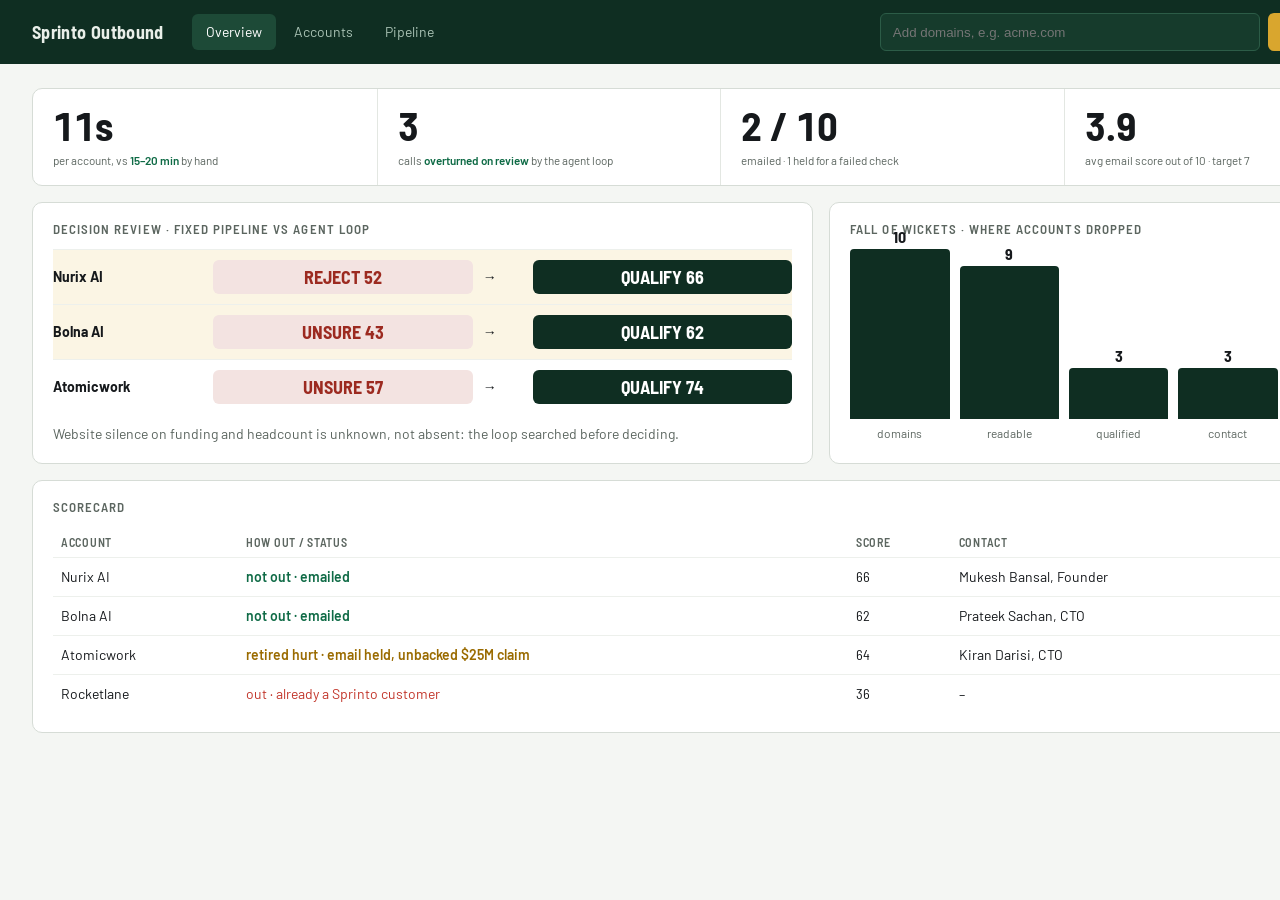
<file: .impeccable/mocks/decision/assigned.html>
<!doctype html><html><head><meta charset="utf-8">
<link href="https://fonts.googleapis.com/css2?family=Barlow:wght@400;500;600&family=Barlow+Semi+Condensed:wght@500;600;700&display=swap" rel="stylesheet">
<style>
*{box-sizing:border-box;margin:0}body{width:1440px;height:900px;overflow:hidden;background:#f4f6f3;color:#16191c;font:14px/1.45 Barlow,sans-serif}
.num,.cond{font-family:"Barlow Semi Condensed",sans-serif;font-variant-numeric:tabular-nums}
header{height:64px;background:#0f2e22;color:#e9efe9;display:flex;align-items:center;gap:28px;padding:0 32px}
header b{font:700 18px "Barlow Semi Condensed";letter-spacing:.02em}nav{display:flex;gap:4px}nav a{padding:8px 14px;border-radius:6px;color:#a9c2b4}nav a.on{background:#1d4a37;color:#fff}
.run{margin-left:auto;display:flex;gap:8px}.run input{width:380px;height:38px;border-radius:6px;border:1px solid #2c5c47;background:#163b2c;color:#fff;padding:0 12px}.run button{height:38px;padding:0 16px;border:0;border-radius:6px;background:#d9a62e;color:#16191c;font-weight:600}
main{padding:24px 32px;display:grid;gap:16px}
.proof{display:grid;grid-template-columns:repeat(4,1fr);border:1px solid #d6dcd6;background:#fff;border-radius:10px}
.proof div{padding:16px 20px;border-left:1px solid #e3e7e2}.proof div:first-child{border:0}
.proof .num{font-size:40px;font-weight:700;line-height:1}.proof small{display:block;color:#5c6660;margin-top:6px}.proof em{font-style:normal;color:#0f6b46;font-weight:600}
.row{display:grid;grid-template-columns:1.35fr 1fr;gap:16px}
.panel{background:#fff;border:1px solid #d6dcd6;border-radius:10px;padding:18px 20px}.panel h2{font:600 13px "Barlow Semi Condensed";letter-spacing:.08em;text-transform:uppercase;color:#5c6660;margin-bottom:12px}
.drs{display:grid;grid-template-columns:150px 1fr 40px 1fr;align-items:center;gap:10px;padding:10px 0;border-top:1px solid #edf0ec}
.call{font:700 18px "Barlow Semi Condensed";padding:6px 10px;border-radius:6px;text-align:center}.orig{background:#f3e3e1;color:#9c2a20}.rev{background:#0f2e22;color:#fff}
.lit{background:#fbf5e4}
.fow{display:flex;align-items:flex-end;gap:10px;height:170px}.fow div{flex:1;background:#0f2e22;border-radius:4px 4px 0 0;position:relative}.fow span{position:absolute;top:-22px;left:0;right:0;text-align:center;font:700 16px "Barlow Semi Condensed"}
.fowl{display:flex;gap:10px;margin-top:6px;color:#5c6660;font-size:12px}.fowl span{flex:1;text-align:center}
table{width:100%;border-collapse:collapse}th{font:600 12px "Barlow Semi Condensed";letter-spacing:.06em;text-transform:uppercase;color:#5c6660;text-align:left;padding:8px}td{padding:9px 8px;border-top:1px solid #edf0ec}
.out{color:#c2362b}.no{color:#0f6b46;font-weight:600}.held{color:#9a6b00;font-weight:600}
</style></head><body>
<header><b>Sprinto Outbound</b><nav><a class="on">Overview</a><a>Accounts</a><a>Pipeline</a></nav><div class="run"><input placeholder="Add domains, e.g. acme.com"><button>Research &amp; send</button></div></header>
<main>
<section class="proof">
<div><span class="num">11s</span><small>per account, vs <em>15–20 min</em> by hand</small></div>
<div><span class="num">3</span><small>calls <em>overturned on review</em> by the agent loop</small></div>
<div><span class="num">2 / 10</span><small>emailed · 1 held for a failed check</small></div>
<div><span class="num">3.9</span><small>avg email score out of 10 · target 7</small></div>
</section>
<div class="row">
<section class="panel"><h2>Decision review · fixed pipeline vs agent loop</h2>
<div class="drs lit"><b>Nurix AI</b><span class="call orig">REJECT 52</span><span class="cond">→</span><span class="call rev">QUALIFY 66</span></div>
<div class="drs lit"><b>Bolna AI</b><span class="call orig">UNSURE 43</span><span class="cond">→</span><span class="call rev">QUALIFY 62</span></div>
<div class="drs"><b>Atomicwork</b><span class="call orig">UNSURE 57</span><span class="cond">→</span><span class="call rev">QUALIFY 74</span></div>
<p style="color:#5c6660;margin-top:10px">Website silence on funding and headcount is unknown, not absent: the loop searched before deciding.</p></section>
<section class="panel"><h2>Fall of wickets · where accounts dropped</h2>
<div class="fow"><div style="height:100%"><span>10</span></div><div style="height:90%"><span>9</span></div><div style="height:30%"><span>3</span></div><div style="height:30%"><span>3</span></div><div style="height:20%"><span>2</span></div></div>
<div class="fowl"><span>domains</span><span>readable</span><span>qualified</span><span>contact</span><span>emailed</span></div></section>
</div>
<section class="panel"><h2>Scorecard</h2><table><tr><th>Account</th><th>How out / status</th><th>Score</th><th>Contact</th><th>Email</th></tr>
<tr><td>Nurix AI</td><td class="no">not out · emailed</td><td class="num">66</td><td>Mukesh Bansal, Founder</td><td class="num">3.7</td></tr>
<tr><td>Bolna AI</td><td class="no">not out · emailed</td><td class="num">62</td><td>Prateek Sachan, CTO</td><td class="num">4.0</td></tr>
<tr><td>Atomicwork</td><td class="held">retired hurt · email held, unbacked $25M claim</td><td class="num">64</td><td>Kiran Darisi, CTO</td><td>–</td></tr>
<tr><td>Rocketlane</td><td class="out">out · already a Sprinto customer</td><td class="num">36</td><td>–</td><td>–</td></tr>
</table></section>
</main></body></html>
</file>
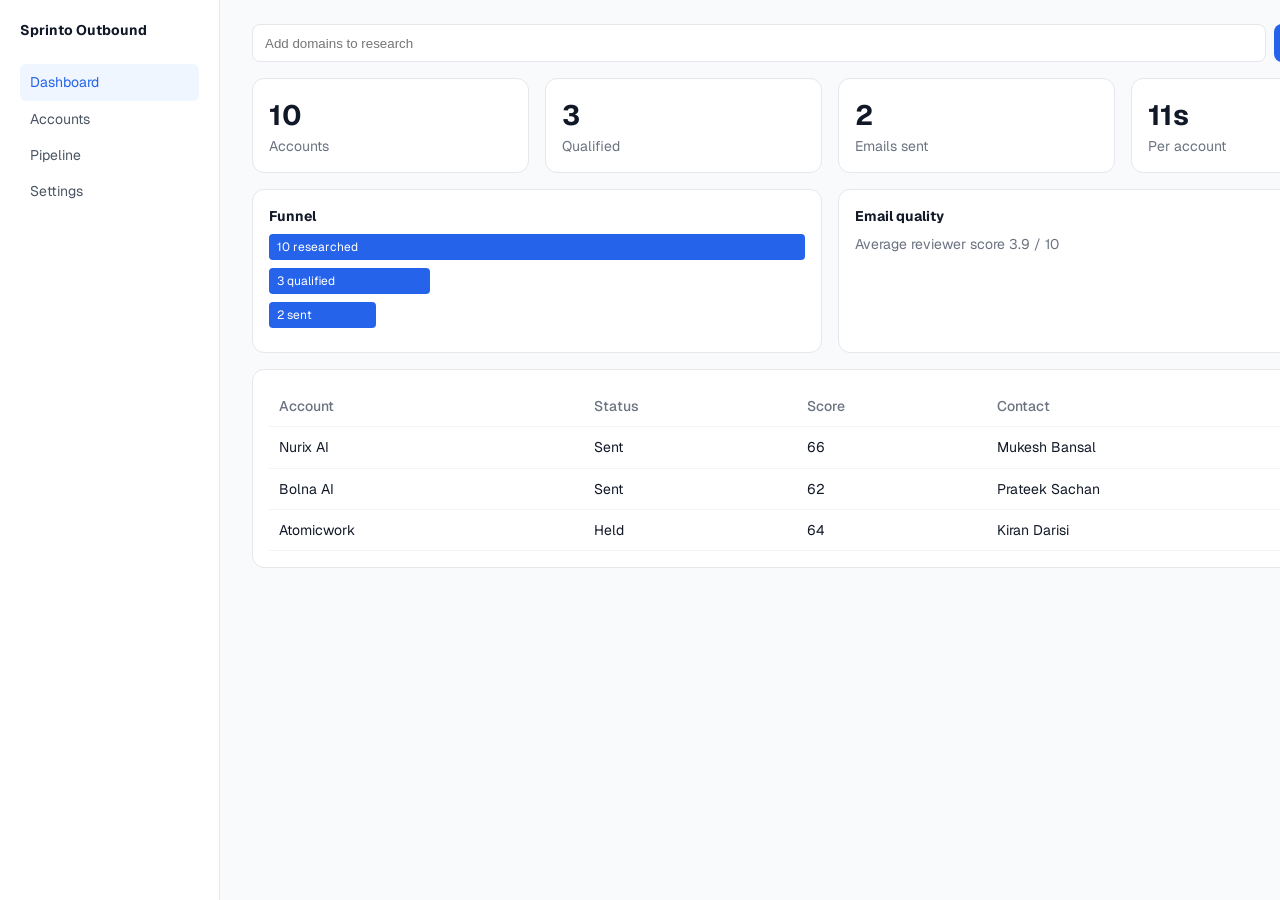
<file: .impeccable/mocks/decision/canon.html>
<!doctype html><html><head><meta charset="utf-8">
<link href="https://fonts.googleapis.com/css2?family=Geist:wght@400;500;600&display=swap" rel="stylesheet">
<style>
*{box-sizing:border-box;margin:0}body{width:1440px;height:900px;overflow:hidden;background:#f8fafc;color:#111827;font:14px/1.45 Geist,sans-serif}
aside{position:fixed;left:0;top:0;bottom:0;width:220px;background:#fff;border-right:1px solid #e5e7eb;padding:20px}aside b{display:block;margin-bottom:24px}aside a{display:block;padding:8px 10px;border-radius:6px;color:#4b5563}aside a.on{background:#eff6ff;color:#2563eb}
main{margin-left:220px;padding:24px 32px;display:grid;gap:16px}
.top{display:flex;gap:8px}.top input{flex:1;height:38px;border:1px solid #e5e7eb;border-radius:8px;padding:0 12px}.top button{background:#2563eb;color:#fff;border:0;border-radius:8px;padding:0 16px}
.k{display:grid;grid-template-columns:repeat(4,1fr);gap:16px}.k div{background:#fff;border:1px solid #e5e7eb;border-radius:12px;padding:16px}.k b{font-size:28px;display:block}.k span{color:#6b7280}
.two{display:grid;grid-template-columns:1fr 1fr;gap:16px}.c{background:#fff;border:1px solid #e5e7eb;border-radius:12px;padding:16px}
.bar{height:26px;background:#2563eb;border-radius:4px;margin:8px 0;color:#fff;padding-left:8px;font-size:12px;line-height:26px}
table{width:100%;border-collapse:collapse}td,th{padding:10px;border-bottom:1px solid #f1f5f9;text-align:left}th{color:#6b7280;font-weight:500}
</style></head><body>
<aside><b>Sprinto Outbound</b><a class="on">Dashboard</a><a>Accounts</a><a>Pipeline</a><a>Settings</a></aside>
<main><div class="top"><input placeholder="Add domains to research"><button>Research &amp; send</button></div>
<div class="k"><div><b>10</b><span>Accounts</span></div><div><b>3</b><span>Qualified</span></div><div><b>2</b><span>Emails sent</span></div><div><b>11s</b><span>Per account</span></div></div>
<div class="two"><div class="c"><b>Funnel</b><div class="bar" style="width:100%">10 researched</div><div class="bar" style="width:30%">3 qualified</div><div class="bar" style="width:20%">2 sent</div></div>
<div class="c"><b>Email quality</b><p style="color:#6b7280;margin-top:8px">Average reviewer score 3.9 / 10</p></div></div>
<div class="c"><table><tr><th>Account</th><th>Status</th><th>Score</th><th>Contact</th></tr><tr><td>Nurix AI</td><td>Sent</td><td>66</td><td>Mukesh Bansal</td></tr><tr><td>Bolna AI</td><td>Sent</td><td>62</td><td>Prateek Sachan</td></tr><tr><td>Atomicwork</td><td>Held</td><td>64</td><td>Kiran Darisi</td></tr></table></div>
</main></body></html>
</file>
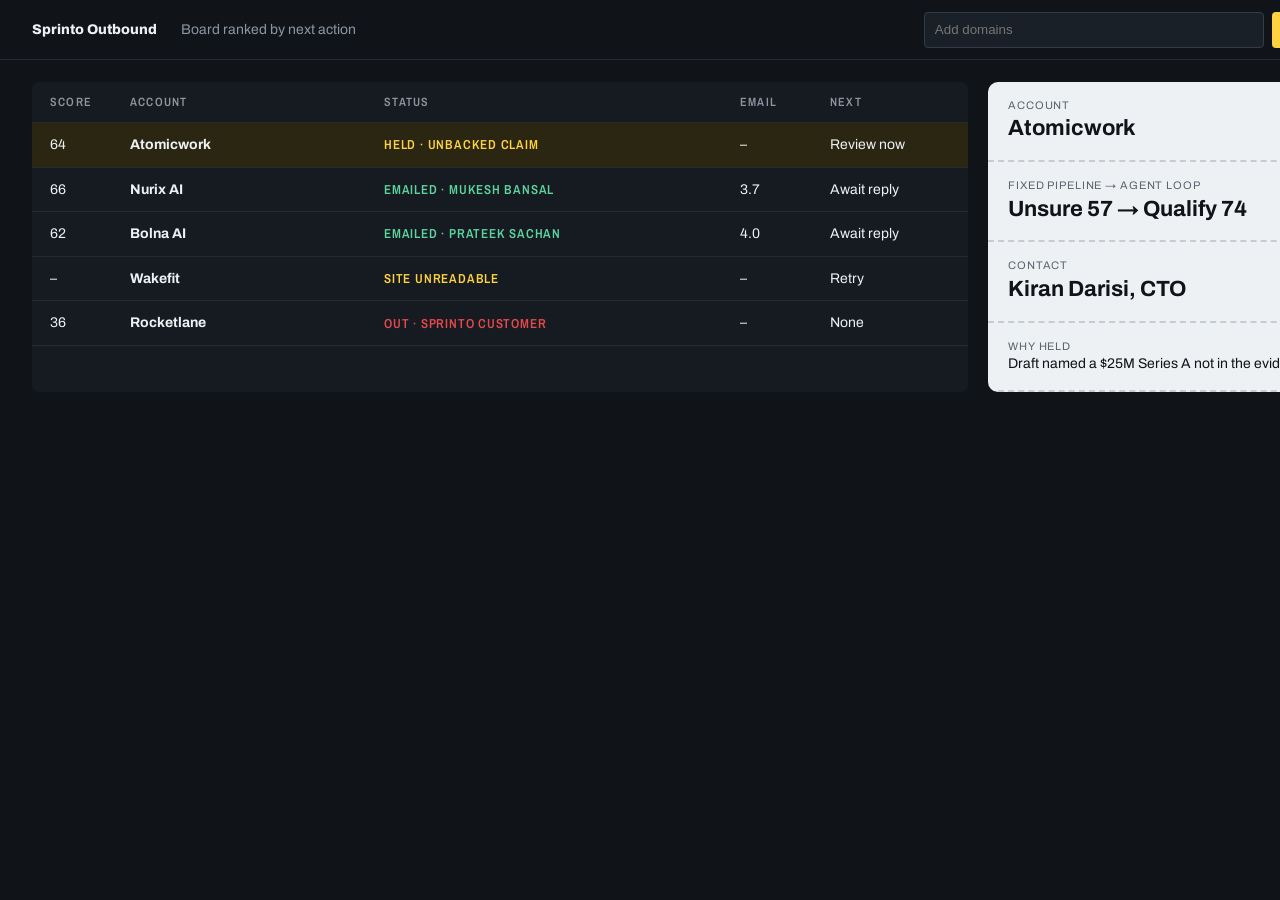
<file: .impeccable/mocks/decision/challenger-gateboard.html>
<!doctype html><html><head><meta charset="utf-8">
<link href="https://fonts.googleapis.com/css2?family=Archivo:wght@400;600;800&family=Archivo+Narrow:wght@600&display=swap" rel="stylesheet">
<style>
*{box-sizing:border-box;margin:0}body{width:1440px;height:900px;overflow:hidden;background:#101418;color:#eef1f4;font:14px/1.4 Archivo,sans-serif}
header{height:60px;display:flex;align-items:center;padding:0 32px;gap:24px;border-bottom:1px solid #262d35}header b{font-weight:800}
.run{margin-left:auto;display:flex;gap:8px}.run input{width:340px;height:36px;background:#1a2027;border:1px solid #333c46;color:#fff;padding:0 10px;border-radius:4px}.run button{background:#ffd23f;border:0;height:36px;padding:0 14px;font-weight:700;border-radius:4px}
main{display:grid;grid-template-columns:1fr 420px;gap:20px;padding:22px 32px}
.board{background:#161b21;border-radius:8px}.r{display:grid;grid-template-columns:80px 1fr 1.4fr 90px 120px;padding:12px 18px;border-bottom:1px solid #232a32;align-items:center}
.h{font:600 12px "Archivo Narrow";letter-spacing:.1em;color:#8b96a3;text-transform:uppercase}.chg{background:#2a2612}
.st{font:600 13px "Archivo Narrow";letter-spacing:.06em;text-transform:uppercase}.y{color:#ffd23f}.g{color:#5dd39e}.red{color:#e5484d}
.pass{background:#eef1f4;color:#101418;border-radius:10px;overflow:hidden}.pass div{padding:16px 20px;border-bottom:2px dashed #c6ccd3}.pass small{display:block;color:#5b6570;font-size:11px;text-transform:uppercase;letter-spacing:.08em}.pass b{font-size:22px}
</style></head><body>
<header><b>Sprinto Outbound</b><span style="color:#8b96a3">Board ranked by next action</span><div class="run"><input placeholder="Add domains"><button>Research &amp; send</button></div></header>
<main><section class="board">
<div class="r h"><span>Score</span><span>Account</span><span>Status</span><span>Email</span><span>Next</span></div>
<div class="r chg"><span>64</span><b>Atomicwork</b><span class="st y">Held · unbacked claim</span><span>–</span><span>Review now</span></div>
<div class="r"><span>66</span><b>Nurix AI</b><span class="st g">Emailed · Mukesh Bansal</span><span>3.7</span><span>Await reply</span></div>
<div class="r"><span>62</span><b>Bolna AI</b><span class="st g">Emailed · Prateek Sachan</span><span>4.0</span><span>Await reply</span></div>
<div class="r"><span>–</span><b>Wakefit</b><span class="st y">Site unreadable</span><span>–</span><span>Retry</span></div>
<div class="r"><span>36</span><b>Rocketlane</b><span class="st red">Out · Sprinto customer</span><span>–</span><span>None</span></div>
</section>
<aside class="pass"><div><small>Account</small><b>Atomicwork</b></div><div><small>Fixed pipeline → agent loop</small><b>Unsure 57 → Qualify 74</b></div><div><small>Contact</small><b>Kiran Darisi, CTO</b></div><div><small>Why held</small>Draft named a $25M Series A not in the evidence.</div></aside>
</main></body></html>
</file>
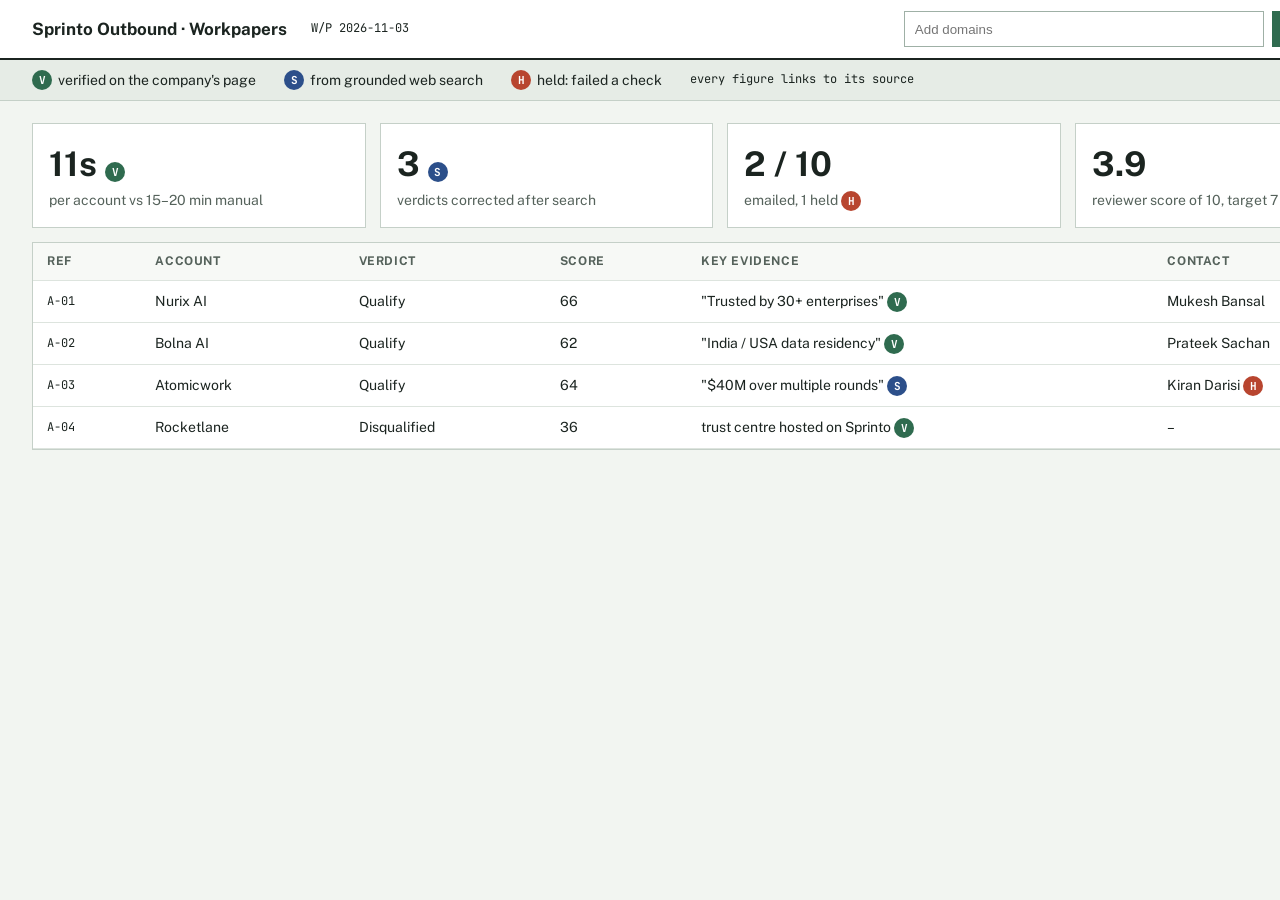
<file: .impeccable/mocks/decision/model-pick.html>
<!doctype html><html><head><meta charset="utf-8">
<link href="https://fonts.googleapis.com/css2?family=Public+Sans:wght@400;600;700&family=JetBrains+Mono:wght@500&display=swap" rel="stylesheet">
<style>
*{box-sizing:border-box;margin:0}body{width:1440px;height:900px;overflow:hidden;background:#f2f5f1;color:#1b2420;font:14px/1.45 "Public Sans",sans-serif}
.m{font-family:"JetBrains Mono",monospace;font-size:12px}
header{height:60px;display:flex;align-items:center;gap:24px;padding:0 32px;border-bottom:2px solid #1b2420;background:#fff}header b{font-size:17px}
.run{margin-left:auto;display:flex;gap:8px}.run input{width:360px;height:36px;border:1px solid #9fb0a6;padding:0 10px}.run button{height:36px;padding:0 14px;background:#2f6b4f;color:#fff;border:0;font-weight:600}
.legend{display:flex;gap:28px;padding:10px 32px;background:#e6ece6;border-bottom:1px solid #c5d0c8}.legend span{display:flex;gap:6px;align-items:center}
.t{display:inline-grid;place-items:center;width:20px;height:20px;border-radius:50%;font:700 11px "JetBrains Mono";color:#fff}.v{background:#2f6b4f}.w{background:#2c4f8a}.x{background:#b8452f}
main{padding:22px 32px;display:grid;grid-template-columns:repeat(4,1fr);gap:14px}
.k{background:#fff;border:1px solid #c5d0c8;padding:16px}.k b{font-size:34px;display:block}.k p{color:#55625b}
.wide{grid-column:1/-1;background:#fff;border:1px solid #c5d0c8}
table{width:100%;border-collapse:collapse}th,td{text-align:left;padding:10px 14px;border-bottom:1px solid #dde4de}th{background:#f7f9f6;font-size:12px;text-transform:uppercase;letter-spacing:.05em;color:#55625b}
</style></head><body>
<header><b>Sprinto Outbound · Workpapers</b><span class="m">W/P 2026-11-03</span><div class="run"><input placeholder="Add domains"><button>Research &amp; send</button></div></header>
<div class="legend"><span><i class="t v">V</i>verified on the company's page</span><span><i class="t w">S</i>from grounded web search</span><span><i class="t x">H</i>held: failed a check</span><span class="m">every figure links to its source</span></div>
<main>
<div class="k"><b>11s <i class="t v">V</i></b><p>per account vs 15–20 min manual</p></div>
<div class="k"><b>3 <i class="t w">S</i></b><p>verdicts corrected after search</p></div>
<div class="k"><b>2 / 10</b><p>emailed, 1 held <i class="t x">H</i></p></div>
<div class="k"><b>3.9</b><p>reviewer score of 10, target 7</p></div>
<section class="wide"><table><tr><th>Ref</th><th>Account</th><th>Verdict</th><th>Score</th><th>Key evidence</th><th>Contact</th></tr>
<tr><td class="m">A-01</td><td>Nurix AI</td><td>Qualify</td><td>66</td><td>"Trusted by 30+ enterprises" <i class="t v">V</i></td><td>Mukesh Bansal</td></tr>
<tr><td class="m">A-02</td><td>Bolna AI</td><td>Qualify</td><td>62</td><td>"India / USA data residency" <i class="t v">V</i></td><td>Prateek Sachan</td></tr>
<tr><td class="m">A-03</td><td>Atomicwork</td><td>Qualify</td><td>64</td><td>"$40M over multiple rounds" <i class="t w">S</i></td><td>Kiran Darisi <i class="t x">H</i></td></tr>
<tr><td class="m">A-04</td><td>Rocketlane</td><td>Disqualified</td><td>36</td><td>trust centre hosted on Sprinto <i class="t v">V</i></td><td>–</td></tr>
</table></section>
</main></body></html>
</file>
